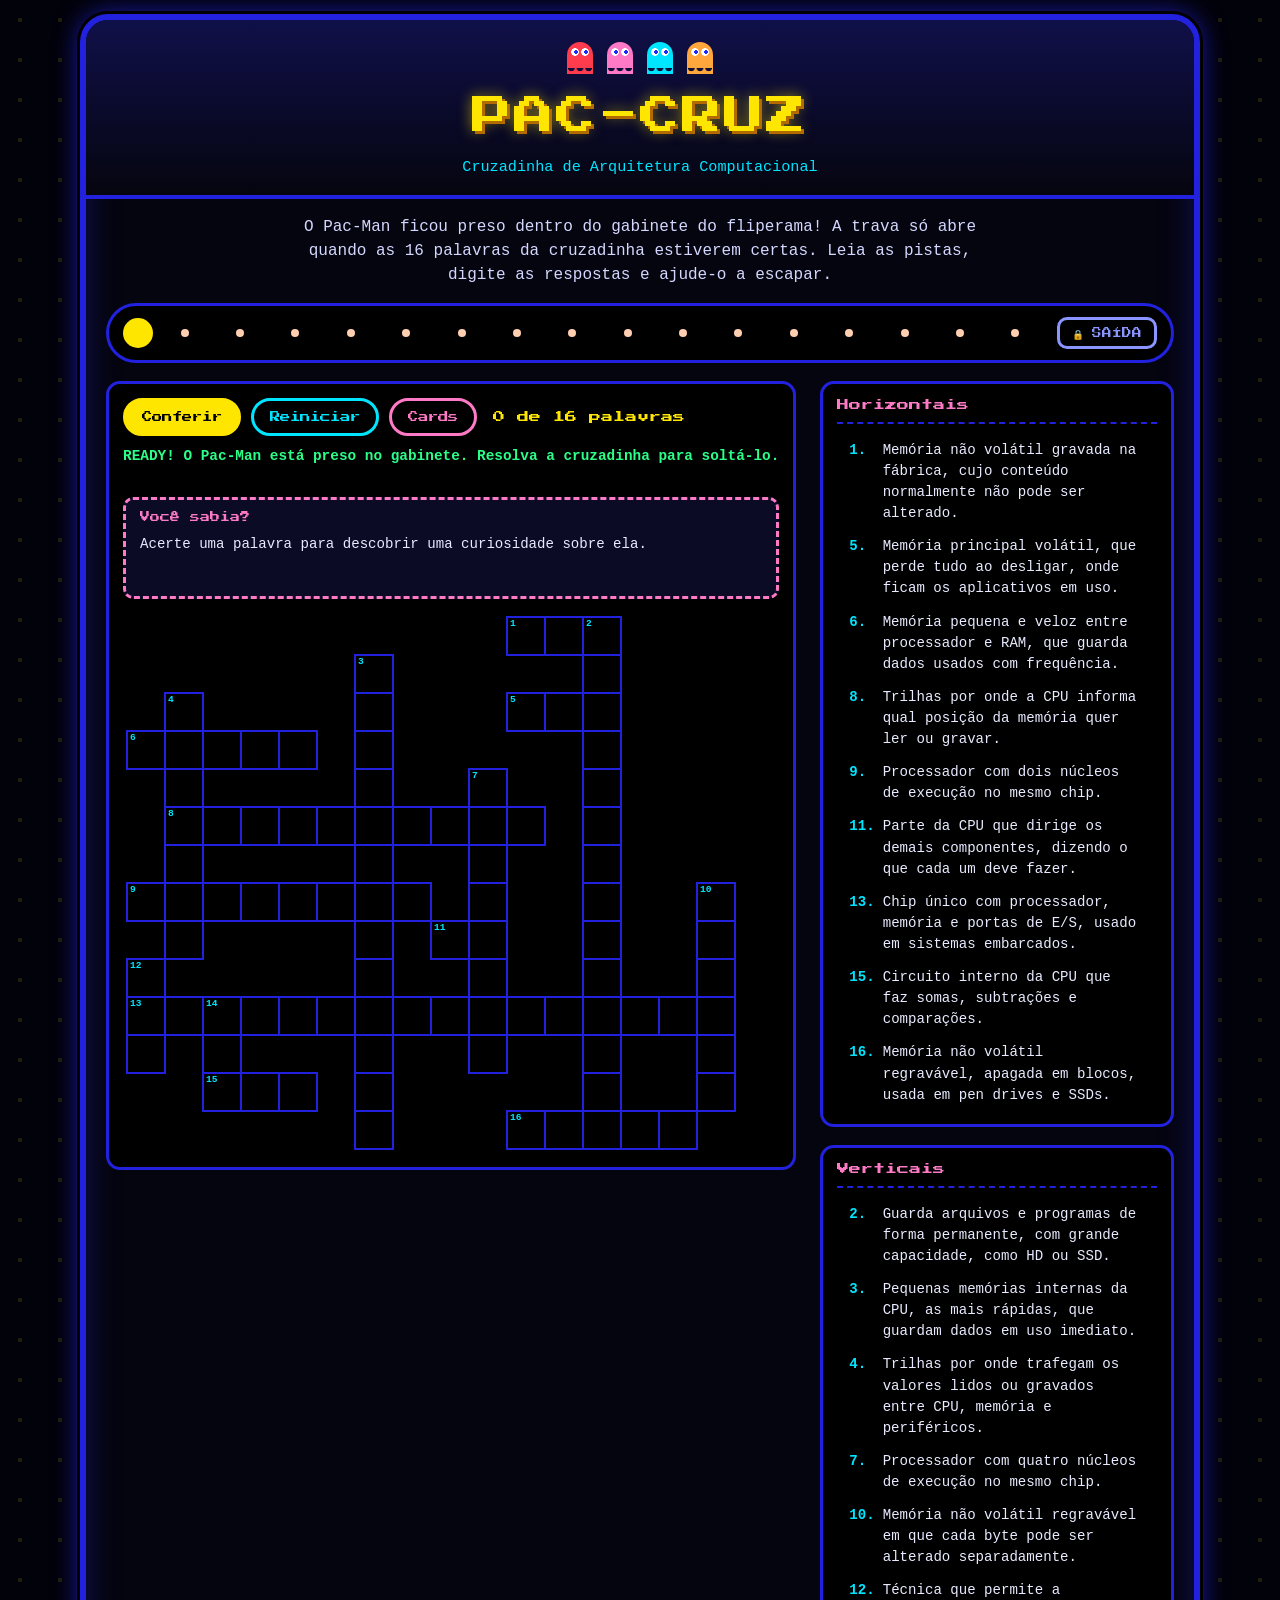
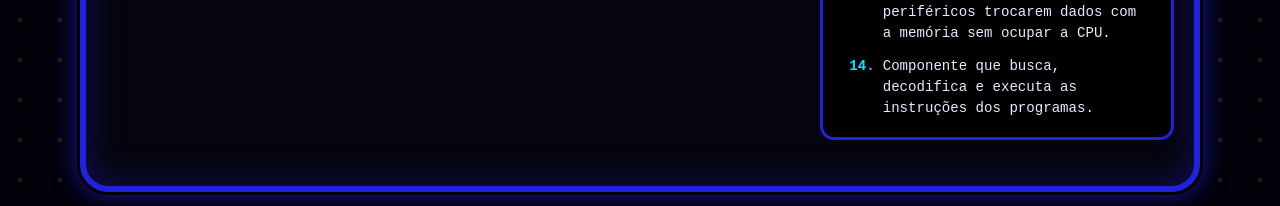
<file: index.html>
<!DOCTYPE html>
<html lang="pt-BR">
<head>
  <meta charset="UTF-8">
  <meta name="viewport" content="width=device-width, initial-scale=1">
  <title>PAC-CRUZ · Cruzadinha de Arquitetura Computacional</title>
  <link rel="preconnect" href="https://fonts.googleapis.com">
  <link rel="preconnect" href="https://fonts.gstatic.com" crossorigin>
  <link href="https://fonts.googleapis.com/css2?family=Press+Start+2P&display=swap" rel="stylesheet">
  <link rel="icon" type="image/svg+xml" href="https://images.macrumors.com/t/uZP056EQPlzbhPPOfr0M7j_SZVw=/1600x0/article-new/2014/01/pacman.jpg">
  <link rel="stylesheet" href="./style.css">
</head>
<body>

  <div class="gabinete" id="gabinete">

    <header class="marquee">
      <div class="fantasmas" aria-hidden="true">
        <span class="fantasma fantasma-vermelho"></span>
        <span class="fantasma fantasma-rosa"></span>
        <span class="fantasma fantasma-ciano"></span>
        <span class="fantasma fantasma-laranja"></span>
      </div>
      <h1 class="marquee-titulo">PAC-CRUZ</h1>
      <p class="marquee-sub">Cruzadinha de Arquitetura Computacional</p>
    </header>

    <section class="historia">
      <p>
        O Pac-Man ficou preso dentro do gabinete do fliperama! A trava só abre
        quando as 16 palavras da cruzadinha estiverem certas. Leia as pistas,
        digite as respostas e ajude-o a escapar.
      </p>
    </section>

    <section class="fase" aria-hidden="true">
      <div class="trilha">
        <div class="pista-pac" id="pistaPac">
          <span class="pacman" id="pacman"></span>
        </div>
        <div class="saida">
          <span class="saida-icone" id="cadeado">🔒</span>
          <span class="saida-texto">SAÍDA</span>
        </div>
      </div>
    </section>

    <main class="jogo">

      <section class="tela" aria-label="Tabuleiro">
        <div class="barra">
          <button type="button" class="botao botao-principal" id="btnConferir">Conferir</button>
          <button type="button" class="botao botao-ciano" id="btnReiniciar">Reiniciar</button>
          <button type="button" class="botao botao-rosa" id="btnCards">Cards</button>
          <p class="contador" id="contador" aria-live="polite">0 de 16 palavras</p>
        </div>
        <p class="mensagem" id="mensagem" aria-live="polite"></p>

        <aside class="voce-sabia" id="voceSabia" aria-live="polite">
          <p class="voce-sabia-titulo" id="voceSabiaTitulo">Você sabia?</p>
          <p class="voce-sabia-texto" id="voceSabiaTexto"></p>
        </aside>

        <div class="rolagem">
          <div class="tabuleiro" id="tabuleiro"></div>
        </div>
      </section>

      <section class="area-pistas" aria-label="Pistas">
        <div class="bloco-pistas">
          <h2 class="bloco-titulo">Horizontais</h2>
          <ol class="lista-pistas" id="pistasH"></ol>
        </div>
        <div class="bloco-pistas">
          <h2 class="bloco-titulo">Verticais</h2>
          <ol class="lista-pistas" id="pistasV"></ol>
        </div>
      </section>

    </main>

  </div>

  <dialog class="modal-cards" id="dialogCards" aria-labelledby="tituloCards">
    <div class="modal-topo">
      <h2 class="modal-titulo" id="tituloCards">Cards de estudo</h2>
      <div class="modal-botoes">
        <button type="button" class="botao botao-ciano" id="btnDesvirar">Desvirar todos</button>
        <button type="button" class="botao" id="btnFecharCards">Fechar</button>
      </div>
    </div>
    <p class="modal-texto">
      Os 16 termos da aula. Clique num card para virar e ver o que ele significa.
      Os termos que você já acertou na cruzadinha ficam marcados com ✓.
    </p>
    <div class="grade-cards" id="gradeCards"></div>
  </dialog>

  <script src="./script.js"></script>
</body>
</html>
</file>
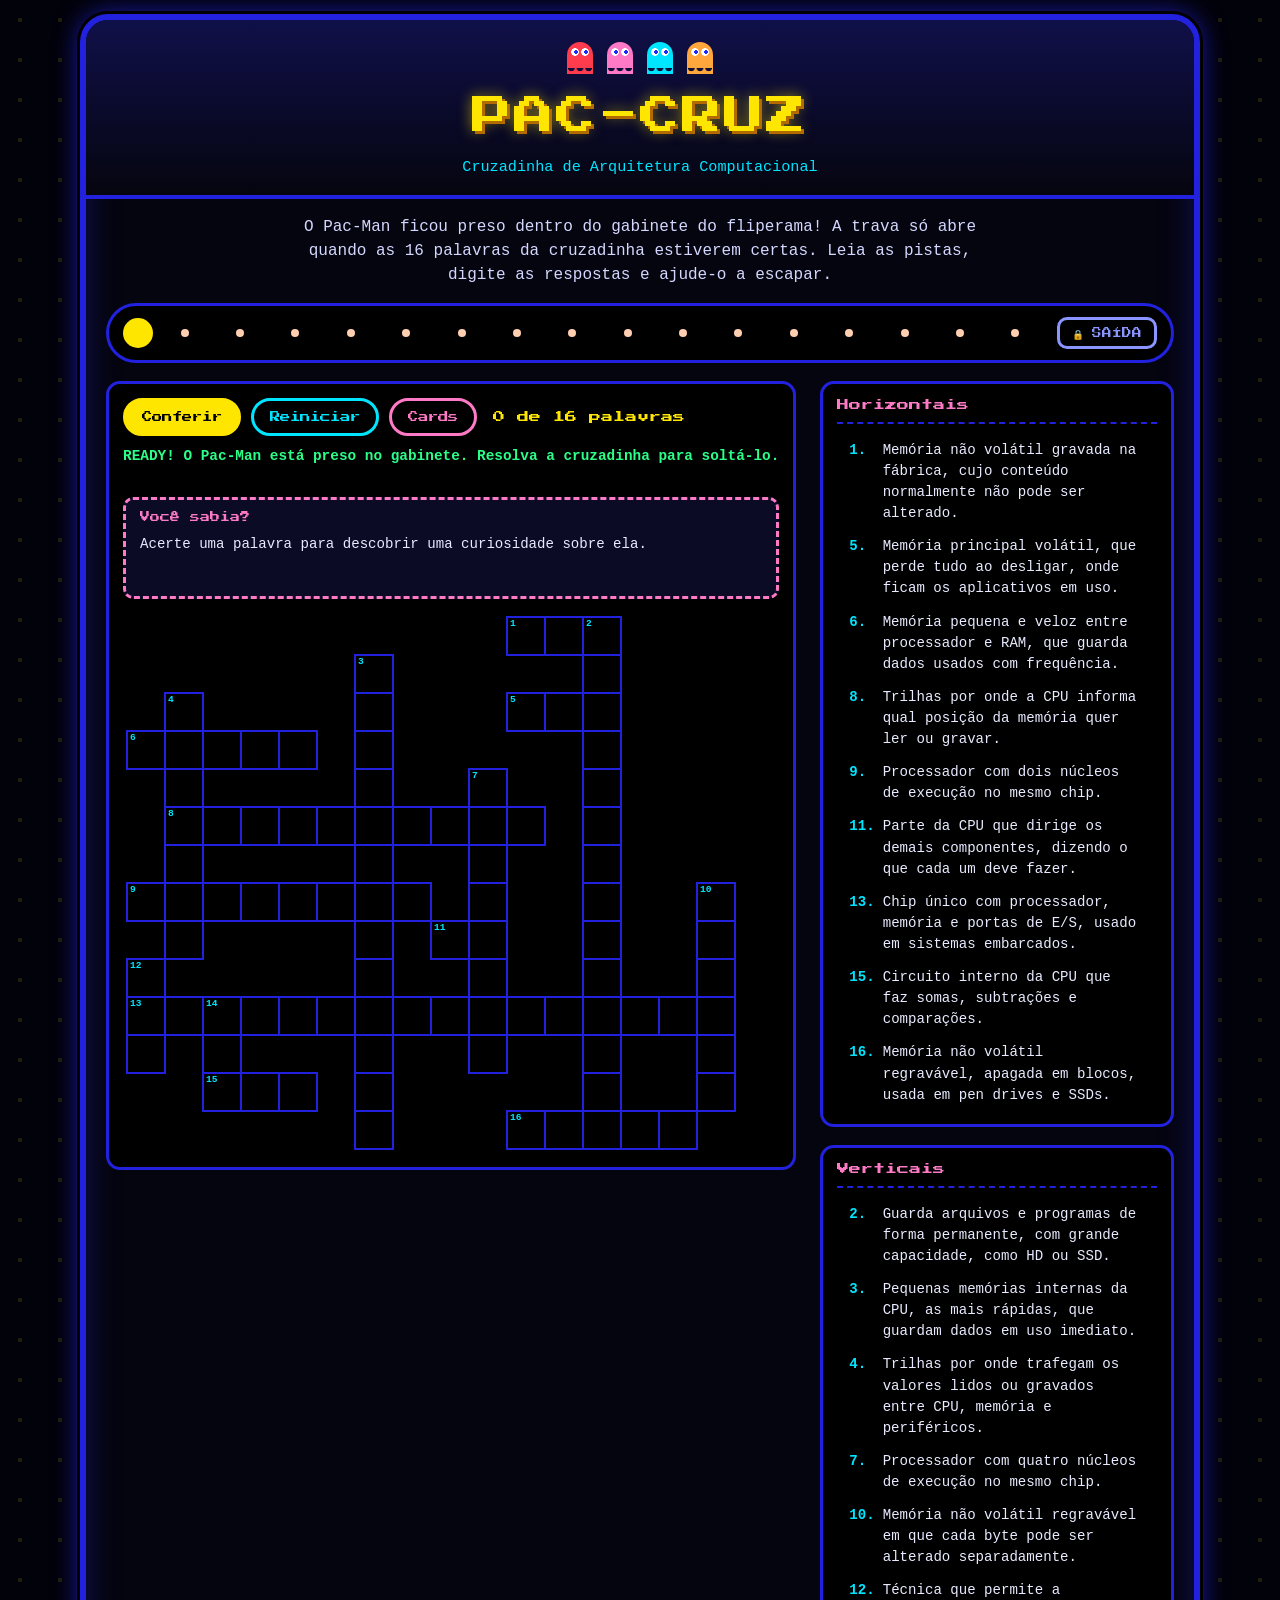
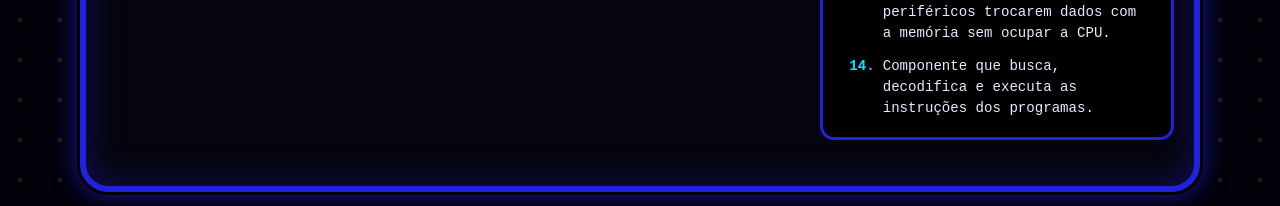
<file: cruzadinha.html>
<!DOCTYPE html>
<html lang="pt-BR">
<head>
  <meta charset="UTF-8">
  <meta name="viewport" content="width=device-width, initial-scale=1">
  <title>PAC-CRUZ · Cruzadinha de Arquitetura Computacional</title>
  <link rel="preconnect" href="https://fonts.googleapis.com">
  <link rel="preconnect" href="https://fonts.gstatic.com" crossorigin>
  <link href="https://fonts.googleapis.com/css2?family=Press+Start+2P&display=swap" rel="stylesheet">
  <link rel="icon" type="image/svg+xml" href="https://images.macrumors.com/t/uZP056EQPlzbhPPOfr0M7j_SZVw=/1600x0/article-new/2014/01/pacman.jpg">
  <link rel="stylesheet" href="./Cruzadinha.css">
</head>
<body>

  <div class="gabinete" id="gabinete">

    <header class="marquee">
      <div class="fantasmas" aria-hidden="true">
        <span class="fantasma fantasma-vermelho"></span>
        <span class="fantasma fantasma-rosa"></span>
        <span class="fantasma fantasma-ciano"></span>
        <span class="fantasma fantasma-laranja"></span>
      </div>
      <h1 class="marquee-titulo">PAC-CRUZ</h1>
      <p class="marquee-sub">Cruzadinha de Arquitetura Computacional</p>
    </header>

    <section class="historia">
      <p>
        O Pac-Man ficou preso dentro do gabinete do fliperama! A trava só abre
        quando as 16 palavras da cruzadinha estiverem certas. Leia as pistas,
        digite as respostas e ajude-o a escapar.
      </p>
    </section>

    <section class="fase" aria-hidden="true">
      <div class="trilha">
        <div class="pista-pac" id="pistaPac">
          <span class="pacman" id="pacman"></span>
        </div>
        <div class="saida">
          <span class="saida-icone" id="cadeado">🔒</span>
          <span class="saida-texto">SAÍDA</span>
        </div>
      </div>
    </section>

    <main class="jogo">

      <section class="tela" aria-label="Tabuleiro">
        <div class="barra">
          <button type="button" class="botao botao-principal" id="btnConferir">Conferir</button>
          <button type="button" class="botao botao-ciano" id="btnReiniciar">Reiniciar</button>
          <button type="button" class="botao botao-rosa" id="btnCards">Cards</button>
          <p class="contador" id="contador" aria-live="polite">0 de 16 palavras</p>
        </div>
        <p class="mensagem" id="mensagem" aria-live="polite"></p>

        <aside class="voce-sabia" id="voceSabia" aria-live="polite">
          <p class="voce-sabia-titulo" id="voceSabiaTitulo">Você sabia?</p>
          <p class="voce-sabia-texto" id="voceSabiaTexto"></p>
        </aside>

        <div class="rolagem">
          <div class="tabuleiro" id="tabuleiro"></div>
        </div>
      </section>

      <section class="area-pistas" aria-label="Pistas">
        <div class="bloco-pistas">
          <h2 class="bloco-titulo">Horizontais</h2>
          <ol class="lista-pistas" id="pistasH"></ol>
        </div>
        <div class="bloco-pistas">
          <h2 class="bloco-titulo">Verticais</h2>
          <ol class="lista-pistas" id="pistasV"></ol>
        </div>
      </section>

    </main>

  </div>

  <dialog class="modal-cards" id="dialogCards" aria-labelledby="tituloCards">
    <div class="modal-topo">
      <h2 class="modal-titulo" id="tituloCards">Cards de estudo</h2>
      <div class="modal-botoes">
        <button type="button" class="botao botao-ciano" id="btnDesvirar">Desvirar todos</button>
        <button type="button" class="botao" id="btnFecharCards">Fechar</button>
      </div>
    </div>
    <p class="modal-texto">
      Os 16 termos da aula. Clique num card para virar e ver o que ele significa.
      Os termos que você já acertou na cruzadinha ficam marcados com ✓.
    </p>
    <div class="grade-cards" id="gradeCards"></div>
  </dialog>

  <script src="./Cruzadinha.js"></script>
</body>
</html>
</file>
<file: style.css>
/* ============================================================
   PAC-CRUZ · tema fliperama
   ============================================================ */
:root {
  --preto: #05050f;
  --parede: #2121de;
  --parede-clara: #8a95ff;
  --parede-escura: #14146e;
  --amarelo: #ffe600;
  --ciano: #00e5ff;
  --rosa: #ff7ac6;
  --laranja: #ffa63d;
  --vermelho: #ff3b4e;
  --verde: #2bff88;
  --texto: #eef0ff;
  --fonte-arcade: "Press Start 2P", ui-monospace, "Courier New", monospace;
  --casa: clamp(24px, calc((100vw - 64px) / 16), 38px);
}

* {
  box-sizing: border-box;
}

body {
  margin: 0;
  min-height: 100vh;
  padding: 14px;
  background-color: #02020a;
  background-image: radial-gradient(rgba(255, 230, 0, 0.12) 2px, transparent 2.5px);
  background-size: 40px 40px;
  color: var(--texto);
  font-family: ui-monospace, "SFMono-Regular", Consolas, "Courier New", monospace;
  line-height: 1.5;
}

/* ---------- Gabinete ---------- */
.gabinete {
  max-width: 1120px;
  margin: 0 auto;
  background: var(--preto);
  border: 6px solid var(--parede);
  border-radius: 28px;
  box-shadow: 0 0 0 3px #000, 0 0 26px rgba(33, 33, 222, 0.85),
    inset 0 0 34px rgba(33, 33, 222, 0.35);
  padding-bottom: 28px;
  overflow: hidden;
  transition: border-color 0.6s, box-shadow 0.6s;
}

.gabinete.livre {
  border-color: var(--amarelo);
  box-shadow: 0 0 0 3px #000, 0 0 30px rgba(255, 230, 0, 0.8),
    inset 0 0 34px rgba(255, 230, 0, 0.25);
}

/* ---------- Letreiro ---------- */
.marquee {
  text-align: center;
  padding: 22px 16px 16px;
  background: linear-gradient(#10104a, var(--preto));
  border-bottom: 4px solid var(--parede);
}

.marquee-titulo {
  margin: 0 0 10px;
  font-family: var(--fonte-arcade);
  font-weight: 400;
  font-size: clamp(1.3rem, 5.5vw, 2.5rem);
  color: var(--amarelo);
  letter-spacing: 2px;
  text-shadow: 3px 3px 0 #b36b00, 0 0 14px rgba(255, 230, 0, 0.55);
}

.marquee-sub {
  margin: 0;
  font-size: 0.95rem;
  color: var(--ciano);
}

/* ---------- Fantasmas ---------- */
.fantasmas {
  display: flex;
  justify-content: center;
  gap: 14px;
  margin-bottom: 18px;
}

.fantasma {
  --cor: var(--vermelho);
  position: relative;
  width: 26px;
  height: 26px;
  background: var(--cor);
  border-radius: 13px 13px 0 0;
  animation: flutuar 1.6s ease-in-out infinite;
}

.fantasma::before {
  content: "";
  position: absolute;
  inset: 0;
  background:
    radial-gradient(circle at 9px 10px, #1c2bff 1.8px, transparent 2px),
    radial-gradient(circle at 19px 10px, #1c2bff 1.8px, transparent 2px),
    radial-gradient(circle at 8px 10px, #fff 3.6px, transparent 4px),
    radial-gradient(circle at 18px 10px, #fff 3.6px, transparent 4px);
}

.fantasma::after {
  content: "";
  position: absolute;
  left: 0;
  right: 0;
  bottom: -6px;
  height: 6px;
  background: radial-gradient(circle at 50% 0, transparent 3px, var(--cor) 3.6px) 0 0 / 8.67px 6px repeat-x;
}

.fantasma-vermelho { --cor: var(--vermelho); }
.fantasma-rosa { --cor: var(--rosa); animation-delay: 0.2s; }
.fantasma-ciano { --cor: var(--ciano); animation-delay: 0.4s; }
.fantasma-laranja { --cor: var(--laranja); animation-delay: 0.6s; }

@keyframes flutuar {
  0%, 100% { transform: translateY(0); }
  50% { transform: translateY(-5px); }
}

/* ---------- História ---------- */
.historia {
  padding: 16px 20px 6px;
}

.historia p {
  max-width: 70ch;
  margin: 0 auto;
  text-align: center;
  color: #d4d8ff;
}

/* ---------- Trilha do Pac-Man ---------- */
.fase {
  padding: 10px 20px 4px;
}

.trilha {
  display: flex;
  align-items: center;
  gap: 14px;
  padding: 10px 14px;
  background: #000;
  border: 3px solid var(--parede);
  border-radius: 40px;
}

.pista-pac {
  position: relative;
  flex: 1;
  height: 34px;
  display: flex;
  align-items: center;
  justify-content: space-around;
  padding-left: 34px;
}

.bolinha {
  width: 8px;
  height: 8px;
  border-radius: 50%;
  background: #ffcfb0;
  transition: opacity 0.25s, transform 0.25s;
}

.bolinha.comida {
  opacity: 0;
  transform: scale(0);
}

/* Pac-Man feito só com CSS: duas metades que abrem e fecham a boca */
.pacman {
  --tam: 30px;
  position: absolute;
  top: 2px;
  left: calc(var(--prog, 0) * (100% - var(--tam)));
  width: var(--tam);
  height: var(--tam);
  transition: left 1.2s linear;
}

.pacman::before,
.pacman::after {
  content: "";
  position: absolute;
  left: 0;
  width: var(--tam);
  height: calc(var(--tam) / 2);
  background: var(--amarelo);
}

.pacman::before {
  top: 0;
  border-radius: 15px 15px 0 0;
  transform-origin: 50% 100%;
  animation: boca-cima 0.3s ease-in-out infinite alternate;
}

.pacman::after {
  bottom: 0;
  border-radius: 0 0 15px 15px;
  transform-origin: 50% 0;
  animation: boca-baixo 0.3s ease-in-out infinite alternate;
}

@keyframes boca-cima {
  from { transform: rotate(0deg); }
  to { transform: rotate(-35deg); }
}

@keyframes boca-baixo {
  from { transform: rotate(0deg); }
  to { transform: rotate(35deg); }
}

.saida {
  display: flex;
  align-items: center;
  gap: 8px;
  padding: 6px 12px;
  border: 3px solid var(--parede-clara);
  border-radius: 10px;
  font-family: var(--fonte-arcade);
  font-size: 0.6rem;
  color: var(--parede-clara);
  white-space: nowrap;
}

.gabinete.livre .saida {
  border-color: var(--amarelo);
  color: var(--amarelo);
  box-shadow: 0 0 14px rgba(255, 230, 0, 0.7);
  animation: pulsar 0.8s ease-in-out infinite alternate;
}

/* Quando o gabinete abre, o Pac-Man sai pela porta */
.gabinete.livre .pacman {
  animation: sair 0.6s 1.4s forwards;
}

@keyframes pulsar {
  from { transform: scale(1); }
  to { transform: scale(1.06); }
}

@keyframes sair {
  to { opacity: 0; transform: translateX(50px); }
}

/* ---------- Layout do jogo ---------- */
.jogo {
  padding: 14px 20px 0;
  display: grid;
  grid-template-columns: 1fr;
  gap: 24px;
}

@media (min-width: 960px) {
  .jogo {
    grid-template-columns: auto 1fr;
    align-items: start;
  }
}

.tela {
  padding: 14px;
  background: #000;
  border: 3px solid var(--parede);
  border-radius: 14px;
}

/* ---------- Botões estilo fliperama ---------- */
.barra {
  display: flex;
  flex-wrap: wrap;
  align-items: center;
  gap: 10px;
}

.botao {
  font-family: var(--fonte-arcade);
  font-size: 0.65rem;
  padding: 11px 16px;
  background: #000;
  color: var(--amarelo);
  border: 3px solid var(--amarelo);
  border-radius: 999px;
  cursor: pointer;
}

.botao:hover {
  background: var(--amarelo);
  color: #000;
}

.botao:focus-visible {
  outline: 3px solid #fff;
  outline-offset: 3px;
}

.botao-principal {
  background: var(--amarelo);
  color: #000;
}

.botao-principal:hover {
  background: #fff;
  border-color: #fff;
}

.botao-ciano {
  color: var(--ciano);
  border-color: var(--ciano);
}

.botao-ciano:hover {
  background: var(--ciano);
}

.contador {
  margin: 0 0 0 6px;
  font-family: var(--fonte-arcade);
  font-size: 0.75rem;
  color: var(--amarelo);
}

.mensagem {
  min-height: 3em;
  margin: 10px 0 8px;
  font-size: 0.9rem;
  font-weight: 700;
  color: var(--verde);
}

/* ---------- Tabuleiro ---------- */
.rolagem {
  overflow-x: auto;
  padding: 4px;
}

.tabuleiro {
  display: grid;
  grid-template-columns: repeat(16, var(--casa));
  grid-auto-rows: var(--casa);
  width: max-content;
}

.vazia {
  background: transparent;
}

.casa {
  position: relative;
  background: #000;
  border: 2px solid var(--parede);
  margin: -1px;
}

.casa-numero {
  position: absolute;
  top: 1px;
  left: 2px;
  font-size: 0.6rem;
  line-height: 1;
  font-weight: 700;
  color: var(--ciano);
  pointer-events: none;
}

.casa-letra {
  width: 100%;
  height: 100%;
  border: 0;
  padding: 6px 0 0;
  background: transparent;
  text-align: center;
  font-family: ui-monospace, "SFMono-Regular", Consolas, monospace;
  font-weight: 700;
  font-size: calc(var(--casa) * 0.5);
  color: var(--amarelo);
  text-transform: uppercase;
  caret-color: transparent;
  cursor: pointer;
}

.casa-letra:focus {
  outline: none;
}

.casa.ativa {
  background: var(--parede-escura);
}

.casa.atual {
  background: var(--amarelo);
}

.casa.atual .casa-letra {
  color: #000;
}

.casa.atual .casa-numero {
  color: #000;
}

.casa.certa {
  background: #063a20;
  border-color: var(--verde);
  z-index: 1;
}

.casa.certa .casa-letra {
  color: var(--verde);
}

.casa.errada {
  background: #4d0c18;
  border-color: var(--vermelho);
  z-index: 1;
}

.casa.errada .casa-letra {
  color: #ff9aa5;
}

/* ---------- Pistas ---------- */
.bloco-pistas {
  margin-bottom: 18px;
  padding: 12px 14px;
  background: #000;
  border: 3px solid var(--parede);
  border-radius: 14px;
}

.bloco-titulo {
  margin: 0 0 10px;
  padding-bottom: 8px;
  font-family: var(--fonte-arcade);
  font-weight: 400;
  font-size: 0.75rem;
  color: var(--rosa);
  border-bottom: 2px dashed var(--parede);
}

.lista-pistas {
  list-style: none;
  margin: 0;
  padding: 0;
}

.pista {
  display: flex;
  gap: 8px;
  padding: 6px 8px;
  border-left: 4px solid transparent;
  border-radius: 4px;
  cursor: pointer;
  font-size: 0.88rem;
  color: #e8ebff;
}

.pista:hover {
  background: var(--parede-escura);
}

.pista.destacada {
  background: var(--parede-escura);
  border-left-color: var(--amarelo);
}

.pista.certa {
  background: #063a20;
  border-left-color: var(--verde);
}

.pista.errada {
  background: #4d0c18;
  border-left-color: var(--vermelho);
}

.pista-numero {
  min-width: 1.8em;
  font-weight: 700;
  color: var(--ciano);
}

.pista-texto {
  flex: 1;
}

.pista-status {
  font-weight: 700;
  white-space: nowrap;
}

.pista.certa .pista-status {
  color: var(--verde);
}

.pista.errada .pista-status {
  color: #ff9aa5;
}

/* ---------- Quem prefere menos movimento ---------- */
@media (prefers-reduced-motion: reduce) {
  * {
    animation: none !important;
    transition: none !important;
  }
}

/* ============================================================
   Você sabia? e botão Cards
   ============================================================ */
.botao-rosa {
  color: var(--rosa);
  border-color: var(--rosa);
}

.botao-rosa:hover {
  background: var(--rosa);
  color: #000;
}

.voce-sabia {
  min-height: 6.4em;
  margin: 0 0 14px;
  padding: 10px 14px;
  background: #0b0b25;
  border: 3px dashed var(--rosa);
  border-radius: 10px;
}

.voce-sabia-titulo {
  margin: 0 0 8px;
  font-family: var(--fonte-arcade);
  font-size: 0.62rem;
  line-height: 1.6;
  color: var(--rosa);
}

.voce-sabia-texto {
  margin: 0;
  font-size: 0.88rem;
  color: #e8ebff;
}

.voce-sabia.nova {
  animation: destacar-curiosidade 0.9s ease-out;
}

@keyframes destacar-curiosidade {
  from {
    border-color: var(--amarelo);
    box-shadow: 0 0 16px rgba(255, 230, 0, 0.8);
  }
  to {
    border-color: var(--rosa);
    box-shadow: none;
  }
}

/* ---------- Janela dos cards ---------- */
.modal-cards {
  width: min(1040px, 94vw);
  max-height: 90vh;
  padding: 16px;
  background: var(--preto);
  color: var(--texto);
  border: 4px solid var(--parede);
  border-radius: 20px;
  box-shadow: 0 0 30px rgba(33, 33, 222, 0.8);
}

.modal-cards::backdrop {
  background: rgba(0, 0, 8, 0.82);
}

.modal-topo {
  display: flex;
  flex-wrap: wrap;
  align-items: center;
  justify-content: space-between;
  gap: 10px;
}

.modal-titulo {
  margin: 0;
  font-family: var(--fonte-arcade);
  font-weight: 400;
  font-size: 0.95rem;
  color: var(--amarelo);
}

.modal-botoes {
  display: flex;
  gap: 8px;
}

.modal-texto {
  margin: 10px 0 14px;
  font-size: 0.9rem;
  color: #cfd4ff;
}

.grade-cards {
  display: grid;
  grid-template-columns: repeat(auto-fill, minmax(220px, 1fr));
  gap: 14px;
}

/* ---------- Card que vira ---------- */
.card {
  height: 250px;
  padding: 0;
  background: none;
  border: 0;
  font: inherit;
  color: inherit;
  text-align: left;
  cursor: pointer;
  perspective: 900px;
}

.card:focus-visible {
  outline: 3px solid #fff;
  outline-offset: 3px;
  border-radius: 16px;
}

.card-interno {
  position: relative;
  width: 100%;
  height: 100%;
  transform-style: preserve-3d;
  transition: transform 0.5s;
}

.card.virado .card-interno {
  transform: rotateY(180deg);
}

.card-face {
  position: absolute;
  inset: 0;
  display: flex;
  flex-direction: column;
  padding: 14px;
  background: #000;
  border: 3px solid var(--parede);
  border-radius: 14px;
  overflow: auto;
  backface-visibility: hidden;
  -webkit-backface-visibility: hidden;
}

.card-frente {
  align-items: center;
  justify-content: center;
  gap: 12px;
  text-align: center;
}

.card-numero {
  position: absolute;
  top: 10px;
  left: 12px;
  font-family: var(--fonte-arcade);
  font-size: 0.55rem;
  color: var(--ciano);
}

.card-termo {
  font-family: var(--fonte-arcade);
  font-size: 0.72rem;
  line-height: 1.7;
  color: var(--amarelo);
  overflow-wrap: anywhere;
}

.card-dica {
  font-size: 0.72rem;
  color: #9aa3d6;
}

.card-verso {
  gap: 8px;
  transform: rotateY(180deg);
  background: var(--parede-escura);
  border-color: var(--amarelo);
  font-size: 0.82rem;
}

.card-titulo-verso {
  font-family: var(--fonte-arcade);
  font-size: 0.6rem;
  line-height: 1.6;
  color: var(--amarelo);
}

.card-extenso {
  font-weight: 700;
  color: var(--ciano);
}

.card-definicao {
  color: #eef0ff;
}

/* termo já acertado na cruzadinha */
.card.resolvida .card-frente {
  border-color: var(--verde);
}

.card.resolvida .card-frente::after {
  content: "✓";
  position: absolute;
  top: 6px;
  right: 12px;
  font-weight: 700;
  color: var(--verde);
}
</file>
<file: Cruzadinha.css>
/* ============================================================
   PAC-CRUZ · tema fliperama
   ============================================================ */
:root {
  --preto: #05050f;
  --parede: #2121de;
  --parede-clara: #8a95ff;
  --parede-escura: #14146e;
  --amarelo: #ffe600;
  --ciano: #00e5ff;
  --rosa: #ff7ac6;
  --laranja: #ffa63d;
  --vermelho: #ff3b4e;
  --verde: #2bff88;
  --texto: #eef0ff;
  --fonte-arcade: "Press Start 2P", ui-monospace, "Courier New", monospace;
  --casa: clamp(24px, calc((100vw - 64px) / 16), 38px);
}

* {
  box-sizing: border-box;
}

body {
  margin: 0;
  min-height: 100vh;
  padding: 14px;
  background-color: #02020a;
  background-image: radial-gradient(rgba(255, 230, 0, 0.12) 2px, transparent 2.5px);
  background-size: 40px 40px;
  color: var(--texto);
  font-family: ui-monospace, "SFMono-Regular", Consolas, "Courier New", monospace;
  line-height: 1.5;
}

/* ---------- Gabinete ---------- */
.gabinete {
  max-width: 1120px;
  margin: 0 auto;
  background: var(--preto);
  border: 6px solid var(--parede);
  border-radius: 28px;
  box-shadow: 0 0 0 3px #000, 0 0 26px rgba(33, 33, 222, 0.85),
    inset 0 0 34px rgba(33, 33, 222, 0.35);
  padding-bottom: 28px;
  overflow: hidden;
  transition: border-color 0.6s, box-shadow 0.6s;
}

.gabinete.livre {
  border-color: var(--amarelo);
  box-shadow: 0 0 0 3px #000, 0 0 30px rgba(255, 230, 0, 0.8),
    inset 0 0 34px rgba(255, 230, 0, 0.25);
}

/* ---------- Letreiro ---------- */
.marquee {
  text-align: center;
  padding: 22px 16px 16px;
  background: linear-gradient(#10104a, var(--preto));
  border-bottom: 4px solid var(--parede);
}

.marquee-titulo {
  margin: 0 0 10px;
  font-family: var(--fonte-arcade);
  font-weight: 400;
  font-size: clamp(1.3rem, 5.5vw, 2.5rem);
  color: var(--amarelo);
  letter-spacing: 2px;
  text-shadow: 3px 3px 0 #b36b00, 0 0 14px rgba(255, 230, 0, 0.55);
}

.marquee-sub {
  margin: 0;
  font-size: 0.95rem;
  color: var(--ciano);
}

/* ---------- Fantasmas ---------- */
.fantasmas {
  display: flex;
  justify-content: center;
  gap: 14px;
  margin-bottom: 18px;
}

.fantasma {
  --cor: var(--vermelho);
  position: relative;
  width: 26px;
  height: 26px;
  background: var(--cor);
  border-radius: 13px 13px 0 0;
  animation: flutuar 1.6s ease-in-out infinite;
}

.fantasma::before {
  content: "";
  position: absolute;
  inset: 0;
  background:
    radial-gradient(circle at 9px 10px, #1c2bff 1.8px, transparent 2px),
    radial-gradient(circle at 19px 10px, #1c2bff 1.8px, transparent 2px),
    radial-gradient(circle at 8px 10px, #fff 3.6px, transparent 4px),
    radial-gradient(circle at 18px 10px, #fff 3.6px, transparent 4px);
}

.fantasma::after {
  content: "";
  position: absolute;
  left: 0;
  right: 0;
  bottom: -6px;
  height: 6px;
  background: radial-gradient(circle at 50% 0, transparent 3px, var(--cor) 3.6px) 0 0 / 8.67px 6px repeat-x;
}

.fantasma-vermelho { --cor: var(--vermelho); }
.fantasma-rosa { --cor: var(--rosa); animation-delay: 0.2s; }
.fantasma-ciano { --cor: var(--ciano); animation-delay: 0.4s; }
.fantasma-laranja { --cor: var(--laranja); animation-delay: 0.6s; }

@keyframes flutuar {
  0%, 100% { transform: translateY(0); }
  50% { transform: translateY(-5px); }
}

/* ---------- História ---------- */
.historia {
  padding: 16px 20px 6px;
}

.historia p {
  max-width: 70ch;
  margin: 0 auto;
  text-align: center;
  color: #d4d8ff;
}

/* ---------- Trilha do Pac-Man ---------- */
.fase {
  padding: 10px 20px 4px;
}

.trilha {
  display: flex;
  align-items: center;
  gap: 14px;
  padding: 10px 14px;
  background: #000;
  border: 3px solid var(--parede);
  border-radius: 40px;
}

.pista-pac {
  position: relative;
  flex: 1;
  height: 34px;
  display: flex;
  align-items: center;
  justify-content: space-around;
  padding-left: 34px;
}

.bolinha {
  width: 8px;
  height: 8px;
  border-radius: 50%;
  background: #ffcfb0;
  transition: opacity 0.25s, transform 0.25s;
}

.bolinha.comida {
  opacity: 0;
  transform: scale(0);
}

/* Pac-Man feito só com CSS: duas metades que abrem e fecham a boca */
.pacman {
  --tam: 30px;
  position: absolute;
  top: 2px;
  left: calc(var(--prog, 0) * (100% - var(--tam)));
  width: var(--tam);
  height: var(--tam);
  transition: left 1.2s linear;
}

.pacman::before,
.pacman::after {
  content: "";
  position: absolute;
  left: 0;
  width: var(--tam);
  height: calc(var(--tam) / 2);
  background: var(--amarelo);
}

.pacman::before {
  top: 0;
  border-radius: 15px 15px 0 0;
  transform-origin: 50% 100%;
  animation: boca-cima 0.3s ease-in-out infinite alternate;
}

.pacman::after {
  bottom: 0;
  border-radius: 0 0 15px 15px;
  transform-origin: 50% 0;
  animation: boca-baixo 0.3s ease-in-out infinite alternate;
}

@keyframes boca-cima {
  from { transform: rotate(0deg); }
  to { transform: rotate(-35deg); }
}

@keyframes boca-baixo {
  from { transform: rotate(0deg); }
  to { transform: rotate(35deg); }
}

.saida {
  display: flex;
  align-items: center;
  gap: 8px;
  padding: 6px 12px;
  border: 3px solid var(--parede-clara);
  border-radius: 10px;
  font-family: var(--fonte-arcade);
  font-size: 0.6rem;
  color: var(--parede-clara);
  white-space: nowrap;
}

.gabinete.livre .saida {
  border-color: var(--amarelo);
  color: var(--amarelo);
  box-shadow: 0 0 14px rgba(255, 230, 0, 0.7);
  animation: pulsar 0.8s ease-in-out infinite alternate;
}

/* Quando o gabinete abre, o Pac-Man sai pela porta */
.gabinete.livre .pacman {
  animation: sair 0.6s 1.4s forwards;
}

@keyframes pulsar {
  from { transform: scale(1); }
  to { transform: scale(1.06); }
}

@keyframes sair {
  to { opacity: 0; transform: translateX(50px); }
}

/* ---------- Layout do jogo ---------- */
.jogo {
  padding: 14px 20px 0;
  display: grid;
  grid-template-columns: 1fr;
  gap: 24px;
}

@media (min-width: 960px) {
  .jogo {
    grid-template-columns: auto 1fr;
    align-items: start;
  }
}

.tela {
  padding: 14px;
  background: #000;
  border: 3px solid var(--parede);
  border-radius: 14px;
}

/* ---------- Botões estilo fliperama ---------- */
.barra {
  display: flex;
  flex-wrap: wrap;
  align-items: center;
  gap: 10px;
}

.botao {
  font-family: var(--fonte-arcade);
  font-size: 0.65rem;
  padding: 11px 16px;
  background: #000;
  color: var(--amarelo);
  border: 3px solid var(--amarelo);
  border-radius: 999px;
  cursor: pointer;
}

.botao:hover {
  background: var(--amarelo);
  color: #000;
}

.botao:focus-visible {
  outline: 3px solid #fff;
  outline-offset: 3px;
}

.botao-principal {
  background: var(--amarelo);
  color: #000;
}

.botao-principal:hover {
  background: #fff;
  border-color: #fff;
}

.botao-ciano {
  color: var(--ciano);
  border-color: var(--ciano);
}

.botao-ciano:hover {
  background: var(--ciano);
}

.contador {
  margin: 0 0 0 6px;
  font-family: var(--fonte-arcade);
  font-size: 0.75rem;
  color: var(--amarelo);
}

.mensagem {
  min-height: 3em;
  margin: 10px 0 8px;
  font-size: 0.9rem;
  font-weight: 700;
  color: var(--verde);
}

/* ---------- Tabuleiro ---------- */
.rolagem {
  overflow-x: auto;
  padding: 4px;
}

.tabuleiro {
  display: grid;
  grid-template-columns: repeat(16, var(--casa));
  grid-auto-rows: var(--casa);
  width: max-content;
}

.vazia {
  background: transparent;
}

.casa {
  position: relative;
  background: #000;
  border: 2px solid var(--parede);
  margin: -1px;
}

.casa-numero {
  position: absolute;
  top: 1px;
  left: 2px;
  font-size: 0.6rem;
  line-height: 1;
  font-weight: 700;
  color: var(--ciano);
  pointer-events: none;
}

.casa-letra {
  width: 100%;
  height: 100%;
  border: 0;
  padding: 6px 0 0;
  background: transparent;
  text-align: center;
  font-family: ui-monospace, "SFMono-Regular", Consolas, monospace;
  font-weight: 700;
  font-size: calc(var(--casa) * 0.5);
  color: var(--amarelo);
  text-transform: uppercase;
  caret-color: transparent;
  cursor: pointer;
}

.casa-letra:focus {
  outline: none;
}

.casa.ativa {
  background: var(--parede-escura);
}

.casa.atual {
  background: var(--amarelo);
}

.casa.atual .casa-letra {
  color: #000;
}

.casa.atual .casa-numero {
  color: #000;
}

.casa.certa {
  background: #063a20;
  border-color: var(--verde);
  z-index: 1;
}

.casa.certa .casa-letra {
  color: var(--verde);
}

.casa.errada {
  background: #4d0c18;
  border-color: var(--vermelho);
  z-index: 1;
}

.casa.errada .casa-letra {
  color: #ff9aa5;
}

/* ---------- Pistas ---------- */
.bloco-pistas {
  margin-bottom: 18px;
  padding: 12px 14px;
  background: #000;
  border: 3px solid var(--parede);
  border-radius: 14px;
}

.bloco-titulo {
  margin: 0 0 10px;
  padding-bottom: 8px;
  font-family: var(--fonte-arcade);
  font-weight: 400;
  font-size: 0.75rem;
  color: var(--rosa);
  border-bottom: 2px dashed var(--parede);
}

.lista-pistas {
  list-style: none;
  margin: 0;
  padding: 0;
}

.pista {
  display: flex;
  gap: 8px;
  padding: 6px 8px;
  border-left: 4px solid transparent;
  border-radius: 4px;
  cursor: pointer;
  font-size: 0.88rem;
  color: #e8ebff;
}

.pista:hover {
  background: var(--parede-escura);
}

.pista.destacada {
  background: var(--parede-escura);
  border-left-color: var(--amarelo);
}

.pista.certa {
  background: #063a20;
  border-left-color: var(--verde);
}

.pista.errada {
  background: #4d0c18;
  border-left-color: var(--vermelho);
}

.pista-numero {
  min-width: 1.8em;
  font-weight: 700;
  color: var(--ciano);
}

.pista-texto {
  flex: 1;
}

.pista-status {
  font-weight: 700;
  white-space: nowrap;
}

.pista.certa .pista-status {
  color: var(--verde);
}

.pista.errada .pista-status {
  color: #ff9aa5;
}

/* ---------- Quem prefere menos movimento ---------- */
@media (prefers-reduced-motion: reduce) {
  * {
    animation: none !important;
    transition: none !important;
  }
}

/* ============================================================
   Você sabia? e botão Cards
   ============================================================ */
.botao-rosa {
  color: var(--rosa);
  border-color: var(--rosa);
}

.botao-rosa:hover {
  background: var(--rosa);
  color: #000;
}

.voce-sabia {
  min-height: 6.4em;
  margin: 0 0 14px;
  padding: 10px 14px;
  background: #0b0b25;
  border: 3px dashed var(--rosa);
  border-radius: 10px;
}

.voce-sabia-titulo {
  margin: 0 0 8px;
  font-family: var(--fonte-arcade);
  font-size: 0.62rem;
  line-height: 1.6;
  color: var(--rosa);
}

.voce-sabia-texto {
  margin: 0;
  font-size: 0.88rem;
  color: #e8ebff;
}

.voce-sabia.nova {
  animation: destacar-curiosidade 0.9s ease-out;
}

@keyframes destacar-curiosidade {
  from {
    border-color: var(--amarelo);
    box-shadow: 0 0 16px rgba(255, 230, 0, 0.8);
  }
  to {
    border-color: var(--rosa);
    box-shadow: none;
  }
}

/* ---------- Janela dos cards ---------- */
.modal-cards {
  width: min(1040px, 94vw);
  max-height: 90vh;
  padding: 16px;
  background: var(--preto);
  color: var(--texto);
  border: 4px solid var(--parede);
  border-radius: 20px;
  box-shadow: 0 0 30px rgba(33, 33, 222, 0.8);
}

.modal-cards::backdrop {
  background: rgba(0, 0, 8, 0.82);
}

.modal-topo {
  display: flex;
  flex-wrap: wrap;
  align-items: center;
  justify-content: space-between;
  gap: 10px;
}

.modal-titulo {
  margin: 0;
  font-family: var(--fonte-arcade);
  font-weight: 400;
  font-size: 0.95rem;
  color: var(--amarelo);
}

.modal-botoes {
  display: flex;
  gap: 8px;
}

.modal-texto {
  margin: 10px 0 14px;
  font-size: 0.9rem;
  color: #cfd4ff;
}

.grade-cards {
  display: grid;
  grid-template-columns: repeat(auto-fill, minmax(220px, 1fr));
  gap: 14px;
}

/* ---------- Card que vira ---------- */
.card {
  height: 250px;
  padding: 0;
  background: none;
  border: 0;
  font: inherit;
  color: inherit;
  text-align: left;
  cursor: pointer;
  perspective: 900px;
}

.card:focus-visible {
  outline: 3px solid #fff;
  outline-offset: 3px;
  border-radius: 16px;
}

.card-interno {
  position: relative;
  width: 100%;
  height: 100%;
  transform-style: preserve-3d;
  transition: transform 0.5s;
}

.card.virado .card-interno {
  transform: rotateY(180deg);
}

.card-face {
  position: absolute;
  inset: 0;
  display: flex;
  flex-direction: column;
  padding: 14px;
  background: #000;
  border: 3px solid var(--parede);
  border-radius: 14px;
  overflow: auto;
  backface-visibility: hidden;
  -webkit-backface-visibility: hidden;
}

.card-frente {
  align-items: center;
  justify-content: center;
  gap: 12px;
  text-align: center;
}

.card-numero {
  position: absolute;
  top: 10px;
  left: 12px;
  font-family: var(--fonte-arcade);
  font-size: 0.55rem;
  color: var(--ciano);
}

.card-termo {
  font-family: var(--fonte-arcade);
  font-size: 0.72rem;
  line-height: 1.7;
  color: var(--amarelo);
  overflow-wrap: anywhere;
}

.card-dica {
  font-size: 0.72rem;
  color: #9aa3d6;
}

.card-verso {
  gap: 8px;
  transform: rotateY(180deg);
  background: var(--parede-escura);
  border-color: var(--amarelo);
  font-size: 0.82rem;
}

.card-titulo-verso {
  font-family: var(--fonte-arcade);
  font-size: 0.6rem;
  line-height: 1.6;
  color: var(--amarelo);
}

.card-extenso {
  font-weight: 700;
  color: var(--ciano);
}

.card-definicao {
  color: #eef0ff;
}

/* termo já acertado na cruzadinha */
.card.resolvida .card-frente {
  border-color: var(--verde);
}

.card.resolvida .card-frente::after {
  content: "✓";
  position: absolute;
  top: 6px;
  right: 12px;
  font-weight: 700;
  color: var(--verde);
}
</file>
